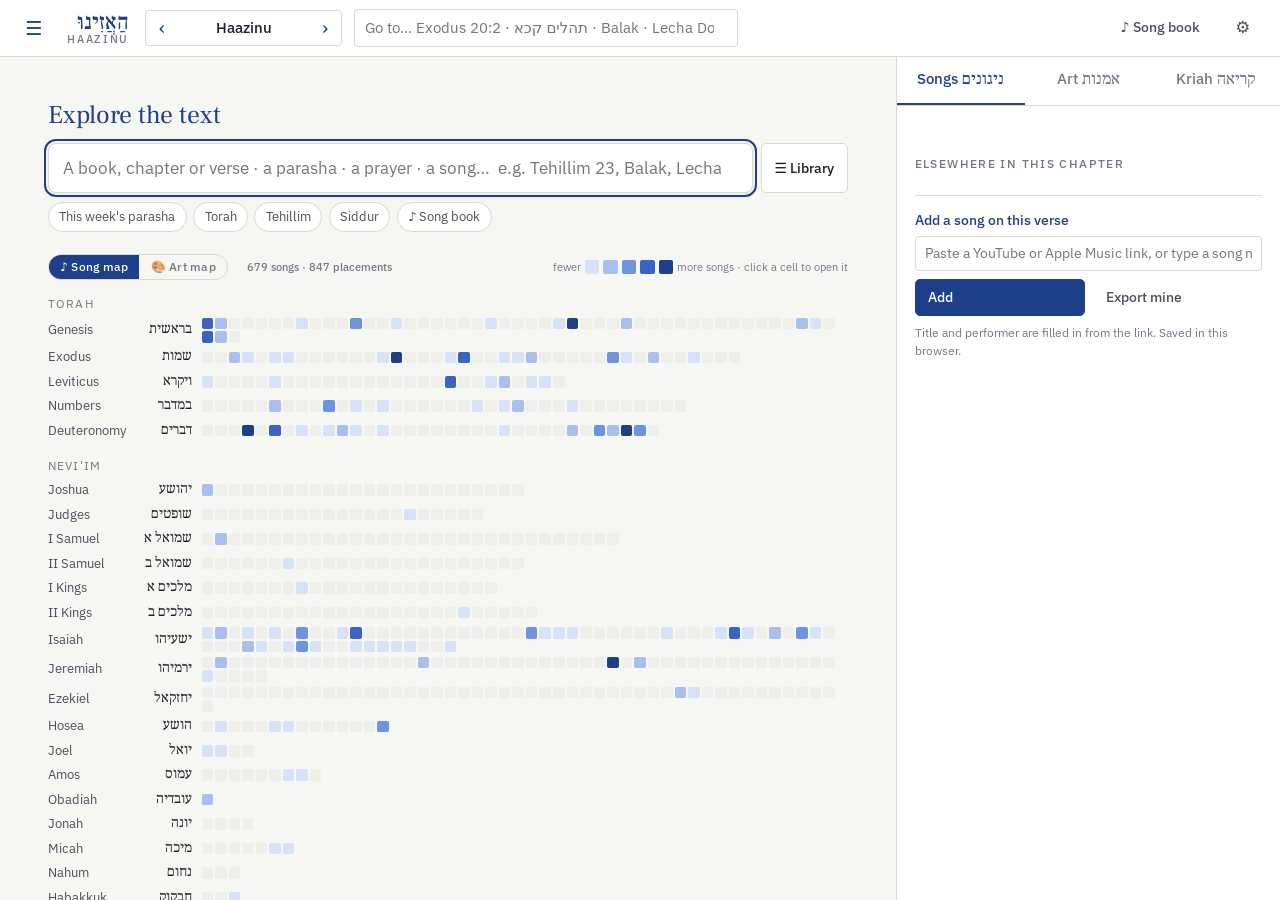
<file: index.html>
<!doctype html>
<html lang="en">
<head>
<meta charset="utf-8">
<meta name="viewport" content="width=device-width, initial-scale=1, viewport-fit=cover">
<title>Haazinu · הַאֲזִינוּ</title>
<meta name="description" content="Haazinu: the Tanakh and the Siddur through sound. Torah chanted by Rabbi Michoel Slavin with verse highlighting, and songs on every verse.">
<meta name="theme-color" content="#1E3F8A">
<link rel="manifest" href="manifest.webmanifest">
<meta http-equiv="Cache-Control" content="no-store">
<link rel="icon" href="icon.svg" type="image/svg+xml">
<link rel="apple-touch-icon" href="icon-192.png">
<meta name="apple-mobile-web-app-capable" content="yes">
<meta name="apple-mobile-web-app-title" content="Haazinu">
<link rel="preconnect" href="https://fonts.googleapis.com">
<link rel="stylesheet" href="https://fonts.googleapis.com/css2?family=Noto+Serif+Hebrew:wght@400;500&family=Frank+Ruhl+Libre:wght@400;500;700&family=IBM+Plex+Sans:ital,wght@0,400;0,500;0,600;1,400&family=IBM+Plex+Mono:wght@400;500&display=swap">
<link rel="stylesheet" href="styles.css?v=202609172130">
</head>
<body class="welcoming">
<header class="bar">
  <button id="menuBtn" class="icon menu" title="Library (m)" aria-label="Open library" aria-expanded="true">☰</button>
  <a class="brand" href="#" id="brandLink" title="Haazinu — listen">
    <span class="brand-he">הַאֲזִינוּ</span>
    <span class="brand-en">Haazinu</span>
  </a>
  <nav class="nav" aria-label="Navigate">
    <div class="chapnav">
      <button id="prevChap" class="icon" title="Previous ( [ )" aria-label="Previous">‹</button>
      <button id="locBtn" class="loc" title="Choose a book or passage">Genesis 1</button>
      <button id="nextChap" class="icon" title="Next ( ] )" aria-label="Next">›</button>
    </div>
    <form id="gotoForm" class="goto" role="search">
      <input id="gotoInput" type="search" placeholder="Go to… Exodus 20:2 · תהלים קכא · Balak · Lecha Dodi · a song" aria-label="Go to reference, prayer or song" autocomplete="off">
      <div id="gotoHints" class="hints" hidden></div>
    </form>
  </nav>
  <div class="tools">
    <button id="songbookBtn" class="btn quiet" title="Song book (s)">♪ Song book</button>
    <details class="settings">
      <summary class="btn quiet" title="Settings">⚙</summary>
      <div class="settings-pop">
        <label class="toggle"><input type="checkbox" id="showEn" checked> English translation</label>
        <label class="toggle"><input type="checkbox" id="showSongDots" checked> Song marks in margin</label>
        <label class="toggle"><input type="checkbox" id="tikkun"> Tikkun view (no vowels or trop) <kbd>t</kbd></label>
        <label class="toggle"><input type="checkbox" id="phraseColors"> Colour words by trop phrase</label>
        <label class="toggle"><input type="checkbox" id="autoHide" checked> Hide library when reading</label>
        <label>Siddur nusach
          <select id="nusachSelect"></select>
        </label>
        <div class="fine">Keys: j/k verses · [ ] chapters · space chant · m library · s song book · / search</div>
      </div>
    </details>
  </div>
</header>

<main class="layout">
  <aside class="toc" id="toc" aria-label="Library">
    <div class="mode" role="tablist" aria-label="Library">
      <button data-mode="tanakh" class="active">Tanakh <span class="he-inline">תנ״ך</span></button>
      <button data-mode="siddur">Siddur <span class="he-inline">סידור</span></button>
    </div>
    <div id="recent" class="recent" hidden></div>
    <div id="tocList"></div>
    <div id="siddurToc" hidden></div>
    <div class="toc-foot">
      <p>Text: Sefaria · <span class="he-inline">מקרא על פי המסורה</span> (CC-BY-SA). English: Metsudah Chumash (Torah) and the Koren Jerusalem Bible (Nevi'im, Ketuvim).</p>
      <p>Torah reading: Rabbi Michoel Slavin (Chabad.org), streamed, not re-hosted. Verse timings are computed and approximate.</p>
      <p>Song recordings: Apple Music previews and YouTube, played through their own players.</p>
    </div>
  </aside>

  <section class="reader" id="reader" aria-label="Text">
    <div id="welcome" class="welcome" hidden>
      <div class="explore">
        <label for="exploreInput" class="explore-label">Explore the text</label>
        <div class="explore-box">
          <input id="exploreInput" type="search" placeholder="A book, chapter or verse · a parasha · a prayer · a song…  e.g. Tehillim 23, Balak, Lecha Dodi, Ufaratzta" autocomplete="off">
          <button id="exploreLibrary" class="btn" title="Open the library (m)">☰ Library</button>
        </div>
        <div id="exploreHints" class="hints explore-hints" hidden></div>
        <div class="explore-chips">
          <a id="welcomeWeek" class="chip" href="#">This week's parasha</a>
          <a class="chip" href="#Genesis.1.1">Torah</a>
          <a class="chip" href="#Psalms.1.1">Tehillim</a>
          <a class="chip" id="exploreSiddur" href="#">Siddur</a>
          <button class="chip" id="welcomeSongbook">♪ Song book</button>
        </div>
      </div>
      <section id="songmap" class="songmap">
        <div class="songmap-head">
          <h3><span class="map-toggle" role="tablist"><button data-map="songs" class="active">♪ Song map</button><button data-map="art">🎨 Art map</button></span> <small id="songmapCount"></small></h3>
          <div class="songmap-legend"><span>fewer</span><i class="h1"></i><i class="h2"></i><i class="h3"></i><i class="h4"></i><i class="h5"></i><span>more songs · click a cell to open it</span></div>
        </div>
        <div id="songmapGrid"></div>
      </section>
    </div>
    <header class="chapter-head" id="chapterHead">
      <h1 id="chapTitleHe" class="he"></h1>
      <div id="chapTitleEn" class="chapter-sub"></div>
      <div class="chapter-actions">
        <button id="playChapter" class="btn primary">▶ Chant chapter</button>
        <span id="chapterParsha" class="chapter-parsha"></span>
      </div>
      <div id="aliyot" class="aliyot" hidden></div>
    </header>
    <ol id="verses" class="verses"></ol>
    <div id="readerStatus" class="status" hidden></div>
  </section>

  <aside class="panel" aria-label="Verse tools">
    <div class="tabs" role="tablist">
      <button class="tab active" role="tab" data-tab="songs" aria-selected="true">Songs <span class="he-inline">ניגונים</span></button>
      <button class="tab" role="tab" data-tab="art" aria-selected="false">Art <span class="he-inline">אמנות</span></button>
      <button class="tab" role="tab" data-tab="kriah" aria-selected="false">Kriah <span class="he-inline">קריאה</span></button>
      <button id="panelCollapse" class="tab-collapse" type="button" aria-label="Close verse tools" title="Close">▾</button>
    </div>

    <div id="tab-songs" class="tabpane" role="tabpanel">
      <div class="sel-ref">
        <div id="songRefHe" class="he sel-ref-he"></div>
        <div id="songRefEn" class="sel-ref-en"></div>
      </div>
      <div id="ytNote" class="notice small" hidden>YouTube is blocked on this device, so only Apple Music previews are shown.</div>
      <div id="songList" class="songlist"></div>
      <h3 class="panel-h" id="chapterSongsH">Elsewhere in this chapter</h3>
      <div id="chapterSongs" class="chapter-songs"></div>
      <form id="addSongForm" class="add-song">
        <label class="add-label">Add a song on this verse
          <input name="q" placeholder="Paste a YouTube or Apple Music link, or type a song name" autocomplete="off">
        </label>
        <div class="row2">
          <button type="submit" class="btn primary">Add</button>
          <button type="button" id="exportSongs" class="btn quiet" title="Download your additions as JSON">Export mine</button>
        </div>
        <p class="fine" id="addSongHint">Title and performer are filled in from the link. Saved in this browser.</p>
      </form>
    </div>
    <div id="tab-art" class="tabpane" role="tabpanel" hidden>
      <div class="sel-ref">
        <div id="artRefHe" class="he sel-ref-he"></div>
        <div id="artRefEn" class="sel-ref-en"></div>
      </div>
      <div id="artList" class="artlist"></div>
      <h3 class="panel-h" id="chapterArtH">Elsewhere in this chapter</h3>
      <div id="chapterArt" class="chapter-songs"></div>
      <p class="fine" style="margin-top:1rem">Public-domain works, images served by Wikimedia Commons. Tissot's Tanakh series (Jewish Museum, New York) and Doré's Bible plates; immodest scenes are left out.</p>
    </div>
    <div id="tab-kriah" class="tabpane" role="tabpanel" hidden>
      <div class="sel-ref">
        <div id="tropRefHe" class="he sel-ref-he"></div>
        <div id="tropRefEn" class="sel-ref-en"><span id="tropRefText"></span> <a id="sefariaLink" href="#" target="_blank" rel="noopener" class="fine">Sefaria ↗</a></div>
      </div>
      <div id="tropSiddurNote" class="notice" hidden></div>
      <div id="tropTorah">
      <div class="player">
        <div class="player-row">
          <button id="playVerse" class="btn primary">▶ Chant verse</button>
          <button id="playFromHere" class="btn">▶▶ From here</button>
          <button id="stopBtn" class="btn quiet" title="Stop">■</button>
        </div>
        <div class="player-row small">
          <label>Speed
            <select id="rate"><option value="0.6">0.6×</option><option value="0.75">0.75×</option><option value="0.9">0.9×</option><option value="1" selected>1×</option><option value="1.25">1.25×</option></select>
          </label>
          <label class="toggle"><input type="checkbox" id="loopVerse"> Loop</label>
          <span id="playerState" class="player-state">Ready</span>
        </div>
        <div class="progress"><div id="progressBar" class="progress-bar"></div></div>
        <div class="player-row small record-row">
          <button id="recBtn" class="btn quiet" title="Record yourself reading this verse">● Record me</button>
          <button id="recPlay" class="btn quiet" hidden>▶ My take</button>
          <span id="recState" class="fine"></span>
        </div>
      </div>
      <div id="tropNoAudio" class="notice" hidden></div>
      <h3 class="panel-h">Words and their trop <small>tap a word to hear it</small></h3>
      <ol id="wordList" class="wordlist"></ol>
      <div class="attribution" id="attribution">
        <strong>Reader</strong> Rabbi Michoel Slavin, ba'al korei of 770 Eastern Parkway, Chabad trop. Recordings published by Chabad.org for learning; streamed from their distributor, not re-hosted.
        <a href="https://www.chabad.org/multimedia/music_cdo/aid/982057/jewish/Torah-Reading-Recordings.htm" target="_blank" rel="noopener">Chabad.org</a> · <a href="https://www.sefaria.org/" target="_blank" rel="noopener">Text via Sefaria</a>
      </div>
      </div>
    </div>

  </aside>
</main>

<div id="lightbox" class="lightbox" hidden>
  <div class="lightbox-inner">
    <img id="lightboxImg" alt="">
    <div class="lightbox-cap"><b id="lightboxTitle"></b> <span id="lightboxMeta"></span> <a id="lightboxLink" target="_blank" rel="noopener">Commons ↗</a></div>
    <button id="lightboxClose" class="icon" aria-label="Close">×</button>
  </div>
</div>

<div id="songbook" class="songbook" hidden>
  <div class="songbook-inner" role="dialog" aria-label="Song book">
    <div class="songbook-head">
      <input id="songbookSearch" type="search" placeholder="Search songs, performers, verses…" autocomplete="off">
      <button id="songbookClose" class="icon" aria-label="Close">×</button>
    </div>
    <div class="songbook-filters">
      <select id="songbookType"><option value="">All types</option><option value="verbatim">Verbatim</option><option value="liturgical">Liturgical</option><option value="niggun">Niggun</option><option value="children">Children</option><option value="adapted">Adapted</option></select>
      <select id="songbookBook"><option value="">Everywhere</option></select>
      <span id="songbookCount" class="fine"></span>
    </div>
    <div id="songbookList" class="songbook-list"></div>
  </div>
</div>

<audio id="audio" preload="none"></audio>
<audio id="preview" preload="none"></audio>
<script type="module" src="app.js?v=202609172130"></script>
</body>
</html>
</file>
<file: styles.css>
:root{
  --bg:#F6F6F2; --surface:#FFFFFF; --surface-2:#EEEFEA; --line:#D7D9D2;
  --ink:#1B1F2A; --ink-2:#4A4F5C; --muted:#737887;
  --tekhelet:#1E3F8A; --tekhelet-soft:#E4EAF8; --gold:#9C6F12; --gold-soft:#F6EDD9;
  --ok:#2E7D4F; --warn:#A8651B;
  --dis:#B03A2E; --con:#1E6F8A; --d1:#B03A2E; --d2:#A8651B;
  --mono:"IBM Plex Mono",ui-monospace,Menlo,monospace;
  --sans:"IBM Plex Sans",system-ui,-apple-system,"Segoe UI",Roboto,sans-serif;
  --display:"Frank Ruhl Libre",Georgia,serif;
  --torah:"Noto Serif Hebrew","Frank Ruhl Libre","Times New Roman",serif;
  --toc-w:16rem; --panel-w:24rem;
}
@media (prefers-color-scheme: dark){
  :root{
    --bg:#12151C; --surface:#1A1E28; --surface-2:#222735; --line:#333949;
    --ink:#E8E8E2; --ink-2:#B8BCC7; --muted:#8B90A0;
    --tekhelet:#8FAEEF; --tekhelet-soft:#1D2A48; --gold:#D9B05C; --gold-soft:#332B17;
    --ok:#6CC08F; --warn:#E0A55B; --dis:#E07B70; --con:#6FB6D6; --d1:#E07B70; --d2:#E0A55B;
  }
}
*{box-sizing:border-box}
html,body{height:100%}
body{margin:0;background:var(--bg);color:var(--ink);font-family:var(--sans);font-size:15px;line-height:1.5;-webkit-font-smoothing:antialiased;display:flex;flex-direction:column}
a{color:var(--tekhelet)}
button{font:inherit;color:inherit;background:none;border:0;cursor:pointer}
button:focus-visible,input:focus-visible,select:focus-visible,[tabindex]:focus-visible{outline:2px solid var(--tekhelet);outline-offset:2px}
.he{font-family:var(--torah);direction:rtl}
.he-inline{font-family:var(--torah);direction:rtl;unicode-bidi:isolate}
code,kbd{font-family:var(--mono);font-size:.85em;background:var(--surface-2);padding:.05em .3em;border-radius:3px}
[hidden]{display:none!important}

/* top bar */
.bar{display:grid;grid-template-columns:auto auto 1fr auto;gap:1rem;align-items:center;padding:.45rem 1rem;border-bottom:1px solid var(--line);background:var(--surface);position:sticky;top:0;z-index:5}
.icon.menu{width:2.2rem;height:2.2rem;font-size:1.2rem;border-radius:6px;color:var(--ink-2)}
.icon.menu:hover{background:var(--surface-2)}
body.focus .icon.menu{color:var(--tekhelet)}
.brand{display:flex;flex-direction:column;text-decoration:none;color:var(--ink);line-height:1.05}
.brand-he{font-family:var(--display);font-size:1.4rem;font-weight:500;color:var(--tekhelet);direction:rtl}
.brand-en{font-size:.66rem;letter-spacing:.16em;text-transform:uppercase;color:var(--muted);font-weight:500}
.nav{display:flex;gap:.75rem;align-items:center;flex-wrap:wrap;min-width:0}
select,input[type=search],input[type=text],input[type=url],input[type=number],input:not([type]){font:inherit;color:var(--ink);background:var(--surface);border:1px solid var(--line);border-radius:4px;padding:.4rem .6rem}
.chapnav{display:flex;align-items:center;gap:.1rem;border:1px solid var(--line);border-radius:4px;background:var(--surface)}
.chapnav .icon{width:2rem;height:2.1rem;font-size:1.25rem;color:var(--tekhelet)}
.chapnav .icon:hover{background:var(--surface-2)}
.chapnav .icon:disabled{opacity:.3;cursor:default}
.loc{min-width:8rem;padding:0 .6rem;text-align:center;font-weight:500;font-variant-numeric:tabular-nums;height:2.1rem;border-radius:3px}
.loc:hover{background:var(--surface-2)}
.goto{position:relative}
.goto input{width:24rem;max-width:36vw}
.hints{position:absolute;top:100%;left:0;right:0;background:var(--surface);border:1px solid var(--line);border-radius:6px;box-shadow:0 8px 24px rgba(0,0,0,.12);z-index:10;max-height:22rem;overflow:auto;margin-top:.25rem}
.hints a{display:flex;justify-content:space-between;gap:.6rem;padding:.45rem .7rem;text-decoration:none;color:var(--ink);font-size:.88rem}
.hints a:hover,.hints a.active{background:var(--tekhelet-soft)}
.hints a small{color:var(--muted)}
.hints .he-inline{color:var(--tekhelet)}
.chip{display:inline-flex;align-items:center;gap:.35rem;padding:.25rem .65rem;border-radius:999px;font-size:.8rem;text-decoration:none;border:1px solid var(--line);color:var(--ink-2);background:var(--surface);white-space:nowrap}
.tools{display:flex;gap:.5rem;align-items:center;font-size:.85rem;color:var(--ink-2)}
.toggle{display:flex;gap:.45rem;align-items:center;cursor:pointer}
.settings{position:relative}
.settings summary{list-style:none;cursor:pointer;font-size:1.05rem}
.settings summary::-webkit-details-marker{display:none}
.settings-pop{position:absolute;right:0;top:120%;background:var(--surface);border:1px solid var(--line);border-radius:8px;box-shadow:0 8px 24px rgba(0,0,0,.14);padding:.8rem .9rem;display:flex;flex-direction:column;gap:.55rem;width:19rem;z-index:20;font-size:.86rem}
.settings-pop label{display:flex;flex-direction:column;gap:.2rem}
.settings-pop label.toggle{flex-direction:row}
.btn{display:inline-flex;align-items:center;gap:.35rem;padding:.45rem .8rem;border:1px solid var(--line);border-radius:5px;background:var(--surface);color:var(--ink);font-weight:500;font-size:.88rem;text-decoration:none;white-space:nowrap}
.btn:hover{border-color:var(--tekhelet);color:var(--tekhelet)}
.btn.primary{background:var(--tekhelet);border-color:var(--tekhelet);color:#fff}
.btn.primary:hover{filter:brightness(1.1);color:#fff}
.btn.quiet{border-color:transparent;background:transparent;color:var(--ink-2)}
.btn.quiet:hover{background:var(--surface-2);color:var(--ink)}
.btn:disabled{opacity:.45;cursor:default}

/* layout: library slides away */
.layout{display:grid;grid-template-columns:var(--toc-w) minmax(0,1fr) var(--panel-w);flex:1;min-height:0;transition:grid-template-columns .28s ease}
body.focus .layout{grid-template-columns:0 minmax(0,1fr) var(--panel-w)}
.toc{border-right:1px solid var(--line);overflow-y:auto;overflow-x:hidden;padding:.75rem 0 1.5rem;font-size:.88rem;background:var(--surface);width:var(--toc-w);transition:transform .28s ease,opacity .2s ease}
body.focus .toc{transform:translateX(-100%);opacity:0;pointer-events:none}
.toc h4{margin:.9rem 1rem .25rem;font-size:.7rem;letter-spacing:.12em;text-transform:uppercase;color:var(--muted);font-weight:500;display:flex;justify-content:space-between}
.toc a{display:flex;justify-content:space-between;gap:.5rem;padding:.25rem 1rem;text-decoration:none;color:var(--ink-2)}
.toc a:hover{background:var(--surface-2)}
.toc a.active{background:var(--tekhelet-soft);color:var(--tekhelet);font-weight:500}
.toc a .he-inline{color:var(--ink)}
.toc a.active .he-inline{color:var(--tekhelet)}
.toc details{margin:0}
.toc summary{display:flex;justify-content:space-between;gap:.5rem;padding:.3rem 1rem;cursor:pointer;color:var(--ink-2);font-weight:500;list-style:none}
.toc summary::-webkit-details-marker{display:none}
.toc summary:hover{background:var(--surface-2)}
.toc details[open]>summary{color:var(--tekhelet)}
.toc details a{padding-left:1.6rem;font-size:.84rem}
.toc a small{display:block;font-size:.68rem;color:var(--muted)}
.chapgrid{display:grid;grid-template-columns:repeat(6,1fr);gap:.2rem;padding:.3rem 1rem .5rem}
.chapgrid a{display:block;padding:.2rem 0;text-align:center;font-size:.78rem;border:1px solid var(--line);border-radius:3px;font-variant-numeric:tabular-nums}
.chapgrid a.has-song{border-color:var(--gold);color:var(--gold)}
.chapgrid a.active{background:var(--tekhelet);color:#fff;border-color:var(--tekhelet)}
.recent{padding:.25rem 0 .25rem;border-bottom:1px solid var(--line);margin-bottom:.25rem}
.recent a{font-size:.82rem}
.toc-foot{margin:1.5rem 1rem 0;font-size:.72rem;color:var(--muted);border-top:1px solid var(--line);padding-top:.75rem}
.toc-foot p{margin:.3rem 0}
.mode{display:grid;grid-template-columns:1fr 1fr;margin:0 1rem .5rem;border:1px solid var(--line);border-radius:4px;overflow:hidden}
.mode button{padding:.45rem .25rem;font-weight:500;color:var(--muted);font-size:.85rem}
.mode button .he-inline{font-size:.95em;margin-left:.25rem}
.mode button.active{background:var(--tekhelet);color:#fff}
.mode button.active .he-inline{color:#fff}
.nusach-row{display:flex;gap:.4rem;align-items:center;margin:.2rem 1rem .5rem;font-size:.8rem;color:var(--muted)}
.nusach-row select{flex:1;font-size:.82rem;padding:.25rem .4rem}

/* reader */
.reader{overflow-y:auto;padding:1.5rem 3rem 6rem;max-width:64rem;width:100%;margin:0 auto}
.welcome{max-width:60rem;margin:1rem auto 2rem}
.welcome h2{font-size:2rem;font-weight:500;color:var(--tekhelet);margin:0 0 .6rem}
.welcome p{color:var(--ink-2)}
.welcome-actions{display:flex;gap:.5rem;justify-content:center;flex-wrap:wrap;margin-top:1rem}
.chapter-head{border-bottom:2px solid var(--ink);padding-bottom:.9rem;margin-bottom:1.25rem}
.chapter-head h1{margin:0;font-size:2.2rem;font-weight:500;line-height:1.15;color:var(--ink)}
.chapter-sub{color:var(--muted);font-size:.9rem;margin-top:.15rem}
.chapter-actions{display:flex;gap:1rem;align-items:center;margin-top:.8rem;flex-wrap:wrap}
.chapter-parsha{font-size:.82rem;color:var(--muted)}
.chapter-parsha b{color:var(--ink-2);font-weight:500}
.aliyot{display:flex;gap:.3rem;flex-wrap:wrap;margin-top:.7rem;align-items:center}
.aliyot .lab{font-size:.72rem;color:var(--muted);letter-spacing:.08em;text-transform:uppercase;margin-right:.2rem}
.aliyot button{padding:.2rem .55rem;border:1px solid var(--line);border-radius:999px;font-size:.78rem;color:var(--ink-2);background:var(--surface)}
.aliyot button:hover{border-color:var(--tekhelet);color:var(--tekhelet)}
.aliyot button.here{border-color:var(--tekhelet);color:var(--tekhelet);background:var(--tekhelet-soft)}
.aliyot button.playing{background:var(--tekhelet);color:#fff;border-color:var(--tekhelet)}
.aliyot button:disabled{opacity:.4}

.verses{list-style:none;margin:0;padding:0}
.verse{display:grid;grid-template-columns:2.6rem 1fr;gap:.75rem;padding:.7rem .75rem .7rem .5rem;border-radius:6px;cursor:pointer;border:1px solid transparent}
.verse:hover{background:var(--surface)}
.verse.selected{background:var(--surface);border-color:var(--line);box-shadow:inset 3px 0 0 var(--tekhelet)}
.verse.playing{box-shadow:inset 3px 0 0 var(--gold)}
.verse .n{font-family:var(--display);color:var(--muted);font-size:.95rem;text-align:right;padding-top:.45rem;font-variant-numeric:tabular-nums;position:relative}
.verse .n .dot{position:absolute;left:-.1rem;top:.75rem;width:.45rem;height:.45rem;border-radius:50%;background:var(--gold)}
body.hide-dots .verse .n .dot{display:none}
.verse .txt-he{font-family:var(--torah);font-size:1.55rem;line-height:1.85;direction:rtl;text-align:right;color:var(--ink)}
.verse .txt-en{font-size:.92rem;color:var(--ink-2);margin-top:.3rem;line-height:1.55}
body.hide-en .txt-en{display:none}
body.tikkun .verse .txt-he{font-size:1.7rem;letter-spacing:.02em}
.w{border-radius:3px;padding:0 .08em;transition:background .08s}
.w.now{background:var(--gold-soft);box-shadow:0 0 0 2px var(--gold-soft);color:var(--ink)}
.w.approx.now{background:transparent;box-shadow:none;text-decoration:underline;text-decoration-color:var(--gold);text-underline-offset:.2em}
body.phrase .w.d1{color:var(--d1)}
body.phrase .w.d2{color:var(--d2)}
body[data-mode="siddur"] .verse .txt-he{font-size:1.35rem;line-height:1.9}
.txt-he.prose{white-space:normal}
.txt-he.prose big,.txt-he.prose b{font-weight:500}
.txt-he.prose small{font-size:.75em;color:var(--muted)}
.status{margin:2rem 0;color:var(--muted);text-align:center}

/* panel */
.panel{border-left:1px solid var(--line);overflow-y:auto;background:var(--surface);display:flex;flex-direction:column}
.tabs{display:flex;border-bottom:1px solid var(--line);position:sticky;top:0;background:var(--surface);z-index:2}
.tab{flex:1;padding:.7rem .5rem;font-weight:500;color:var(--muted);border-bottom:2px solid transparent}
.tab.active{color:var(--tekhelet);border-bottom-color:var(--tekhelet)}
.tab-collapse{display:none}
.tabpane{padding:1rem 1.1rem 2rem}
.sel-ref{margin-bottom:.8rem}
.sel-ref-he{font-size:1.25rem;color:var(--tekhelet)}
.sel-ref-en{font-size:.82rem;color:var(--muted)}
.notice{background:var(--gold-soft);color:var(--gold);padding:.6rem .8rem;border-radius:6px;font-size:.85rem;margin:.6rem 0}
.notice.small{font-size:.78rem;padding:.45rem .7rem}
.notice a{color:inherit}
.player{border:1px solid var(--line);border-radius:8px;padding:.7rem .8rem;background:var(--bg)}
.player-row{display:flex;gap:.5rem;align-items:center;flex-wrap:wrap}
.player-row.small{margin-top:.55rem;font-size:.8rem;color:var(--ink-2)}
.player-row.small select{padding:.2rem .4rem;font-size:.8rem}
.player-state{margin-left:auto;color:var(--muted);font-size:.78rem}
.progress{height:4px;background:var(--surface-2);border-radius:2px;margin-top:.6rem;overflow:hidden}
.progress-bar{height:100%;width:0;background:var(--tekhelet);transition:width .1s linear}
.record-row{border-top:1px dashed var(--line);padding-top:.5rem}
#recBtn.on{color:var(--dis);border-color:var(--dis)}
.panel-h{font-size:.72rem;letter-spacing:.12em;text-transform:uppercase;color:var(--muted);font-weight:500;margin:1.3rem 0 .5rem;display:flex;justify-content:space-between;align-items:baseline}
.panel-h small{text-transform:none;letter-spacing:0;font-weight:400}
.wordlist{list-style:none;margin:0;padding:0}
.wordlist li{display:grid;grid-template-columns:1.6rem 1fr auto;gap:.6rem;align-items:center;padding:.3rem .4rem;border-radius:4px;cursor:pointer;font-size:.85rem}
.wordlist li:hover{background:var(--surface-2)}
.wordlist li.now{background:var(--gold-soft)}
.wordlist .i{color:var(--muted);font-variant-numeric:tabular-nums;font-size:.75rem}
.wordlist .w{font-family:var(--torah);font-size:1.25rem;direction:rtl;text-align:right}
.wordlist .t{display:flex;gap:.25rem;flex-wrap:wrap;justify-content:flex-end}
.trope{font-size:.7rem;padding:.1rem .4rem;border-radius:999px;border:1px solid var(--line);color:var(--ink-2);white-space:nowrap}
.trope.dis{border-color:var(--dis);color:var(--dis)}
.trope.con{border-color:var(--con);color:var(--con)}
.attribution{font-size:.75rem;color:var(--muted);margin-top:1.4rem;border-top:1px solid var(--line);padding-top:.7rem;line-height:1.5}
.attribution .ctx{margin-top:.4rem;font-family:var(--mono);font-size:.68rem}

/* songs */
.songlist{display:flex;flex-direction:column;gap:.75rem}
.song{border:1px solid var(--line);border-radius:8px;padding:.7rem .85rem;background:var(--bg)}
.song-head{display:flex;justify-content:space-between;gap:.5rem;align-items:flex-start}
.song-title{font-weight:600;font-size:.98rem}
.song-title .he-inline{margin-left:.4rem;font-weight:400;color:var(--tekhelet)}
.song-meta{font-size:.8rem;color:var(--muted)}
.badge{font-size:.66rem;letter-spacing:.08em;text-transform:uppercase;padding:.1rem .4rem;border-radius:2px;background:var(--surface-2);color:var(--ink-2);white-space:nowrap}
.badge.verbatim{background:var(--tekhelet-soft);color:var(--tekhelet)}
.badge.mine{background:var(--gold-soft);color:var(--gold)}
.song-words{font-family:var(--torah);direction:rtl;text-align:right;font-size:1.1rem;margin:.35rem 0 .1rem;color:var(--ink)}
.song-note{font-size:.82rem;color:var(--ink-2);margin:.25rem 0 0}
.song-actions{display:flex;gap:.4rem;margin-top:.55rem;flex-wrap:wrap}
.song-actions .btn{padding:.3rem .6rem;font-size:.78rem}
.embed{margin-top:.6rem;aspect-ratio:16/9;width:100%;border:0;border-radius:4px;background:#000}
.empty{color:var(--muted);font-size:.9rem;padding:.75rem;border:1px dashed var(--line);border-radius:6px;text-align:center}
.chapter-songs a{display:flex;justify-content:space-between;gap:.5rem;padding:.35rem .4rem;font-size:.85rem;text-decoration:none;color:var(--ink-2);border-radius:4px}
.chapter-songs a:hover{background:var(--surface-2)}
.chapter-songs a b{color:var(--ink);font-weight:500}
.chapter-songs .he-inline{color:var(--tekhelet)}
.add-song{margin-top:1.4rem;border-top:1px solid var(--line);padding-top:.9rem;display:flex;flex-direction:column;gap:.5rem;font-size:.85rem}
.add-label{display:flex;flex-direction:column;gap:.3rem;font-weight:500;color:var(--tekhelet)}
.add-label input{width:100%;font-weight:400}
.row2{display:grid;grid-template-columns:1fr 1fr;gap:.5rem;align-items:end}
.fine{font-size:.72rem;color:var(--muted);margin:0}
.recs{display:flex;flex-direction:column;gap:.35rem;margin-top:.6rem}
.rec{display:grid;grid-template-columns:3.2rem 1fr auto;gap:.6rem;align-items:center;text-align:left;padding:.3rem;border:1px solid var(--line);border-radius:6px;background:var(--surface);width:100%}
.rec:hover{border-color:var(--tekhelet)}
.rec.playing{border-color:var(--tekhelet);background:var(--tekhelet-soft)}
.rec img{width:3.2rem;height:3.2rem;object-fit:cover;border-radius:4px;background:var(--surface-2);display:block}
.rec.yt img{width:3.2rem;height:2.4rem}
.rec-meta{display:flex;flex-direction:column;min-width:0}
.rec-title{font-size:.82rem;font-weight:500;line-height:1.3;overflow:hidden;text-overflow:ellipsis;display:-webkit-box;-webkit-line-clamp:2;-webkit-box-orient:vertical}
.rec-sub{font-size:.72rem;color:var(--muted);white-space:nowrap;overflow:hidden;text-overflow:ellipsis}
.rec-play{width:1.7rem;height:1.7rem;border-radius:50%;background:var(--tekhelet);color:#fff;display:grid;place-items:center;font-size:.65rem;margin-right:.3rem;flex-shrink:0}
.rec.playing .rec-play{font-size:0}
.rec.playing .rec-play::before{content:"■";font-size:.65rem}
.rec-src{font-size:.6rem;letter-spacing:.06em;text-transform:uppercase;color:var(--muted)}
.rec-more{display:flex;gap:.5rem;align-items:center;font-size:.72rem;color:var(--muted);margin-top:.3rem;flex-wrap:wrap}
.rec-more a{color:var(--muted)}
.hide-rec{font-size:.68rem;color:var(--muted);text-decoration:underline;cursor:pointer;background:none;border:0;padding:0}

/* song book overlay */
.songbook{position:fixed;inset:0;background:rgba(10,12,20,.45);z-index:50;display:flex;align-items:flex-start;justify-content:center;padding:4vh 1rem}
.songbook-inner{background:var(--surface);border-radius:12px;width:min(56rem,100%);max-height:92vh;display:flex;flex-direction:column;box-shadow:0 20px 60px rgba(0,0,0,.3)}
.songbook-head{display:flex;gap:.5rem;padding:.9rem 1rem .4rem;align-items:center}
.songbook-head input{flex:1;min-width:0}
.songbook-head .icon{font-size:1.4rem;width:2.2rem;height:2.2rem;color:var(--muted);flex:none}
.songbook-filters{display:flex;gap:.5rem;align-items:center;flex-wrap:wrap;padding:0 1rem .7rem;border-bottom:1px solid var(--line)}
.songbook-filters .fine{margin-left:auto;padding:0;white-space:nowrap}
.songbook-list{overflow:auto;padding:.4rem .5rem 1rem}
.sb{display:grid;grid-template-columns:1fr auto;gap:.5rem;padding:.55rem .6rem;border-radius:6px;text-decoration:none;color:var(--ink);align-items:center}
.sb:hover{background:var(--surface-2)}
.sb b{font-weight:600}
.sb .he-inline{color:var(--tekhelet);margin-left:.4rem}
.sb small{color:var(--muted);display:block;font-size:.78rem;margin-top:.1rem}
.sb .play{color:var(--tekhelet);margin-left:.4rem;font-size:.82rem}
.sb .ref{font-size:.78rem;color:var(--ink-2);white-space:nowrap;font-variant-numeric:tabular-nums}
.sb .ref .n{color:var(--muted)}

@media (max-width:1100px){
  :root{--panel-w:22rem}
  .goto input{max-width:26vw}
}
@media (max-width:820px){
  .bar{grid-template-columns:auto auto 1fr;gap:.6rem;padding:.4rem .6rem}
  .tools{grid-column:1/-1;justify-content:flex-end}
  .nav .chapnav{order:1}
  .goto{order:2;flex:1}
  .goto input{max-width:100%;width:100%}
  .layout{grid-template-columns:1fr;grid-template-rows:minmax(0,1fr);transition:none}
  body.focus .layout{grid-template-columns:1fr}
  .toc{position:fixed;inset:3.4rem 0 0 0;width:min(22rem,88vw);z-index:30;box-shadow:0 0 40px rgba(0,0,0,.25)}
  .reader{padding:1.1rem .9rem 5rem}
  /* Songs/Art/Kriah fold into a sheet at the foot of the screen: the tab row is
     always reachable, the pane only unfolds when a tab is tapped. */
  .panel{position:fixed;left:0;right:0;bottom:0;z-index:25;border-left:0;border-top:1px solid var(--line);
    max-height:3.2rem;overflow:hidden;box-shadow:0 -6px 24px rgba(0,0,0,.14);transition:max-height .26s ease}
  body.sheet-open .panel{max-height:76vh;overflow-y:auto}
  body:not(.sheet-open) .panel .tabpane{visibility:hidden}
  body.welcoming .panel{display:none}
  .tab-collapse{display:flex;align-items:center;justify-content:center;flex:0 0 2.6rem;color:var(--muted);font-size:1.1rem}
  body:not(.sheet-open) .tab-collapse{display:none}
  .verse .txt-he{font-size:1.4rem}
}
@media (prefers-reduced-motion: reduce){ *{transition:none!important} }

/* landing: two ways in */
.ways{display:grid;grid-template-columns:1fr 1fr;gap:.9rem;margin:1.4rem auto .9rem;max-width:36rem}
.way{display:flex;flex-direction:column;align-items:center;gap:.25rem;padding:1.2rem 1rem;border:1px solid var(--line);border-radius:12px;background:var(--surface);text-align:center}
.way:hover{border-color:var(--tekhelet);box-shadow:0 6px 20px rgba(30,63,138,.12)}
.way.active{border-color:var(--tekhelet);background:var(--tekhelet-soft)}
.way-icon{font-size:1.6rem;color:var(--tekhelet)}
.way-title{font-weight:600;font-size:1.02rem}
.way-sub{font-size:.8rem;color:var(--muted)}
.welcome-actions .chip{cursor:pointer;font:inherit;font-size:.8rem}
/* song map */
.songmap{margin-top:1.6rem;text-align:left;border-top:1px solid var(--line);padding-top:1rem}
.songmap-head{display:flex;justify-content:space-between;align-items:baseline;gap:1rem;flex-wrap:wrap}
.songmap h3{margin:0;font-size:.8rem;letter-spacing:.12em;text-transform:uppercase;color:var(--muted);font-weight:500}
.songmap h3 small{text-transform:none;letter-spacing:0;margin-left:.5rem}
.songmap-legend{display:flex;align-items:center;gap:.25rem;font-size:.7rem;color:var(--muted)}
.songmap-legend i{width:.9rem;height:.9rem;border-radius:2px;display:inline-block}
.sm-sec{margin:.9rem 0 .2rem;font-size:.72rem;letter-spacing:.1em;text-transform:uppercase;color:var(--muted)}
.sm-row{display:grid;grid-template-columns:9rem 1fr;gap:.6rem;align-items:center;padding:.15rem 0}
.sm-row:hover{background:var(--surface)}
.sm-name{font-size:.82rem;color:var(--ink-2);display:flex;justify-content:space-between;gap:.4rem;white-space:nowrap;overflow:hidden}
.sm-name .he-inline{color:var(--ink)}
.sm-cells{display:flex;flex-wrap:wrap;gap:2px}
.sm-cells a{width:.72rem;height:.72rem;border-radius:2px;background:var(--surface-2);display:block;text-decoration:none}
.sm-cells a:hover{outline:2px solid var(--tekhelet);outline-offset:1px}
.h1,.sm-cells a.h1{background:#D7E1F7}.h2,.sm-cells a.h2{background:#A9BFEE}.h3,.sm-cells a.h3{background:#6E93E0}.h4,.sm-cells a.h4{background:#3B63C4}.h5,.sm-cells a.h5{background:#1E3F8A}
@media (prefers-color-scheme: dark){.h1,.sm-cells a.h1{background:#2A3A5E}.h2,.sm-cells a.h2{background:#3A5490}.h3,.sm-cells a.h3{background:#5473BE}.h4,.sm-cells a.h4{background:#7E9BE0}.h5,.sm-cells a.h5{background:#B4C6F2}}
.sm-cells a.wide{width:auto;padding:0 .35rem;font-size:.64rem;line-height:.72rem;color:var(--ink-2)}
.sm-cells a.wide.h4,.sm-cells a.wide.h5{color:#fff}
@media (prefers-color-scheme: dark){.sm-cells a.wide.h4,.sm-cells a.wide.h5{color:#12151C}}
@media (max-width:820px){.ways{grid-template-columns:1fr}.sm-row{grid-template-columns:5.4rem 1fr}
  .sm-cells{gap:3px}
  .sm-cells a{width:1.15rem;height:1.15rem;border-radius:3px}
  .sm-cells a.wide{width:auto;font-size:.72rem;line-height:1.15rem;padding:0 .4rem}
  .sm-name{font-size:.78rem}
}

/* landing: explore box over the song map */
.explore{margin:.5rem 0 1.2rem}
.explore-label{display:block;font-family:var(--display);font-size:1.6rem;color:var(--tekhelet);margin-bottom:.5rem}
.explore-box{display:flex;gap:.5rem;position:relative}
.explore-box input{flex:1;font-size:1.05rem;padding:.7rem .9rem;border-radius:8px;border:1px solid var(--line);box-shadow:0 2px 10px rgba(0,0,0,.05)}
.explore-hints{position:relative;top:auto;left:auto;right:auto;margin-top:.3rem}
.explore-chips{display:flex;gap:.4rem;flex-wrap:wrap;margin-top:.6rem}
.explore-chips .chip{cursor:pointer;font:inherit;font-size:.8rem}
.songmap{margin-top:.5rem;border-top:0;padding-top:.2rem}

/* art */
.verse .n .dot.art{background:var(--dis);left:.45rem}
.artlist{display:grid;grid-template-columns:1fr 1fr;gap:.6rem}
.artwork{border:1px solid var(--line);border-radius:8px;overflow:hidden;background:var(--bg);text-align:left;padding:0;display:flex;flex-direction:column}
.artwork img{width:100%;aspect-ratio:4/3;object-fit:cover;display:block;background:var(--surface-2)}
.artwork .cap{padding:.4rem .5rem .5rem;font-size:.76rem;line-height:1.3}
.artwork .cap b{display:block;font-weight:600;color:var(--ink)}
.artwork .cap span{color:var(--muted)}
.artwork:hover{border-color:var(--tekhelet)}
.lightbox{position:fixed;inset:0;background:rgba(8,10,16,.85);z-index:60;display:flex;align-items:center;justify-content:center;padding:2rem}
.lightbox-inner{position:relative;max-width:min(96vw,70rem);max-height:94vh;display:flex;flex-direction:column;gap:.5rem}
.lightbox-inner img{max-width:100%;max-height:82vh;object-fit:contain;border-radius:6px;background:#000}
.lightbox-cap{color:#eee;font-size:.9rem}
.lightbox-cap a{color:#cfd8ff;margin-left:.5rem}
.lightbox .icon{position:absolute;top:-.6rem;right:-.6rem;width:2.2rem;height:2.2rem;border-radius:50%;background:#fff;color:#111;font-size:1.4rem}
.map-toggle{display:inline-flex;border:1px solid var(--line);border-radius:999px;overflow:hidden;vertical-align:middle;margin-right:.4rem}
.map-toggle button{padding:.2rem .7rem;font-size:.75rem;letter-spacing:.02em;text-transform:none;color:var(--muted)}
.map-toggle button.active{background:var(--tekhelet);color:#fff}
body.map-art .h1,body.map-art .sm-cells a.h1{background:#F6D9D5}body.map-art .h2,body.map-art .sm-cells a.h2{background:#EBAFA6}body.map-art .h3,body.map-art .sm-cells a.h3{background:#D97F72}body.map-art .h4,body.map-art .sm-cells a.h4{background:#C05346}body.map-art .h5,body.map-art .sm-cells a.h5{background:#8E2F24}
@media (max-width:820px){.artlist{grid-template-columns:1fr 1fr}}
</file>
